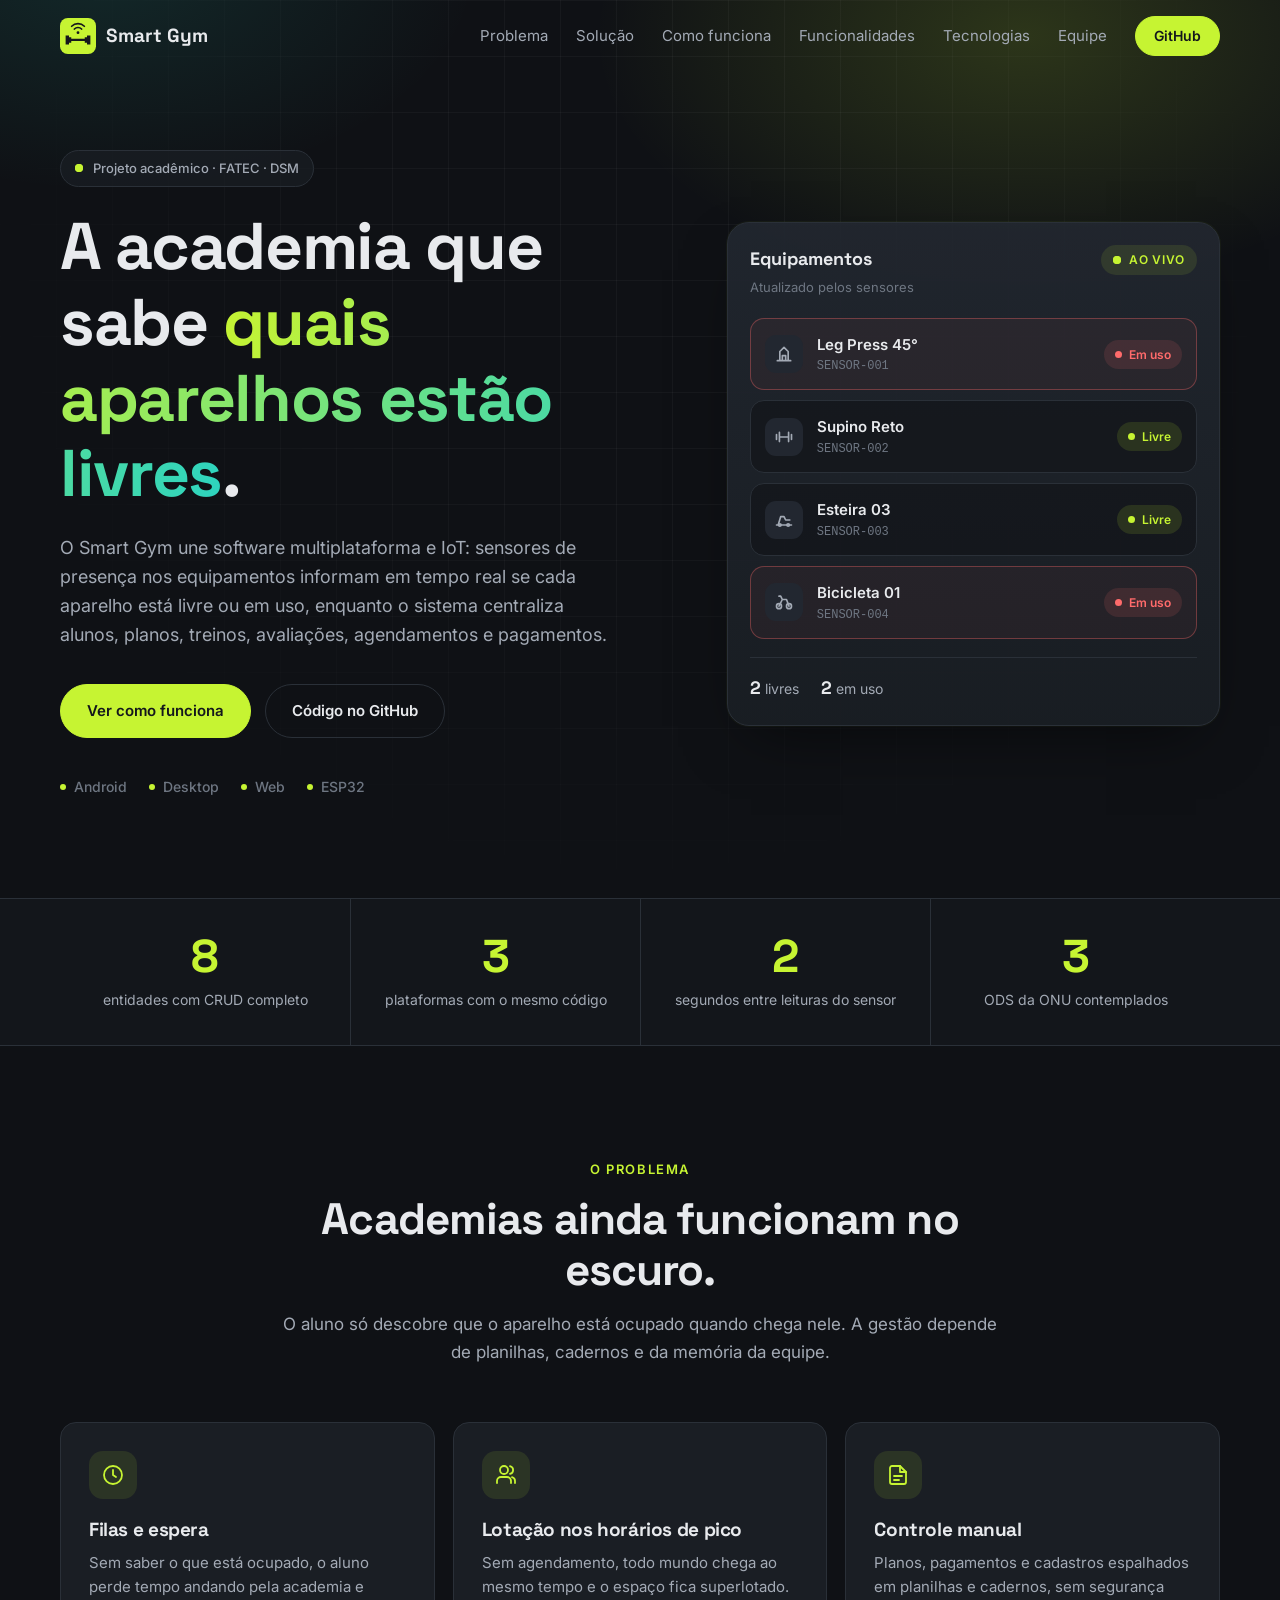
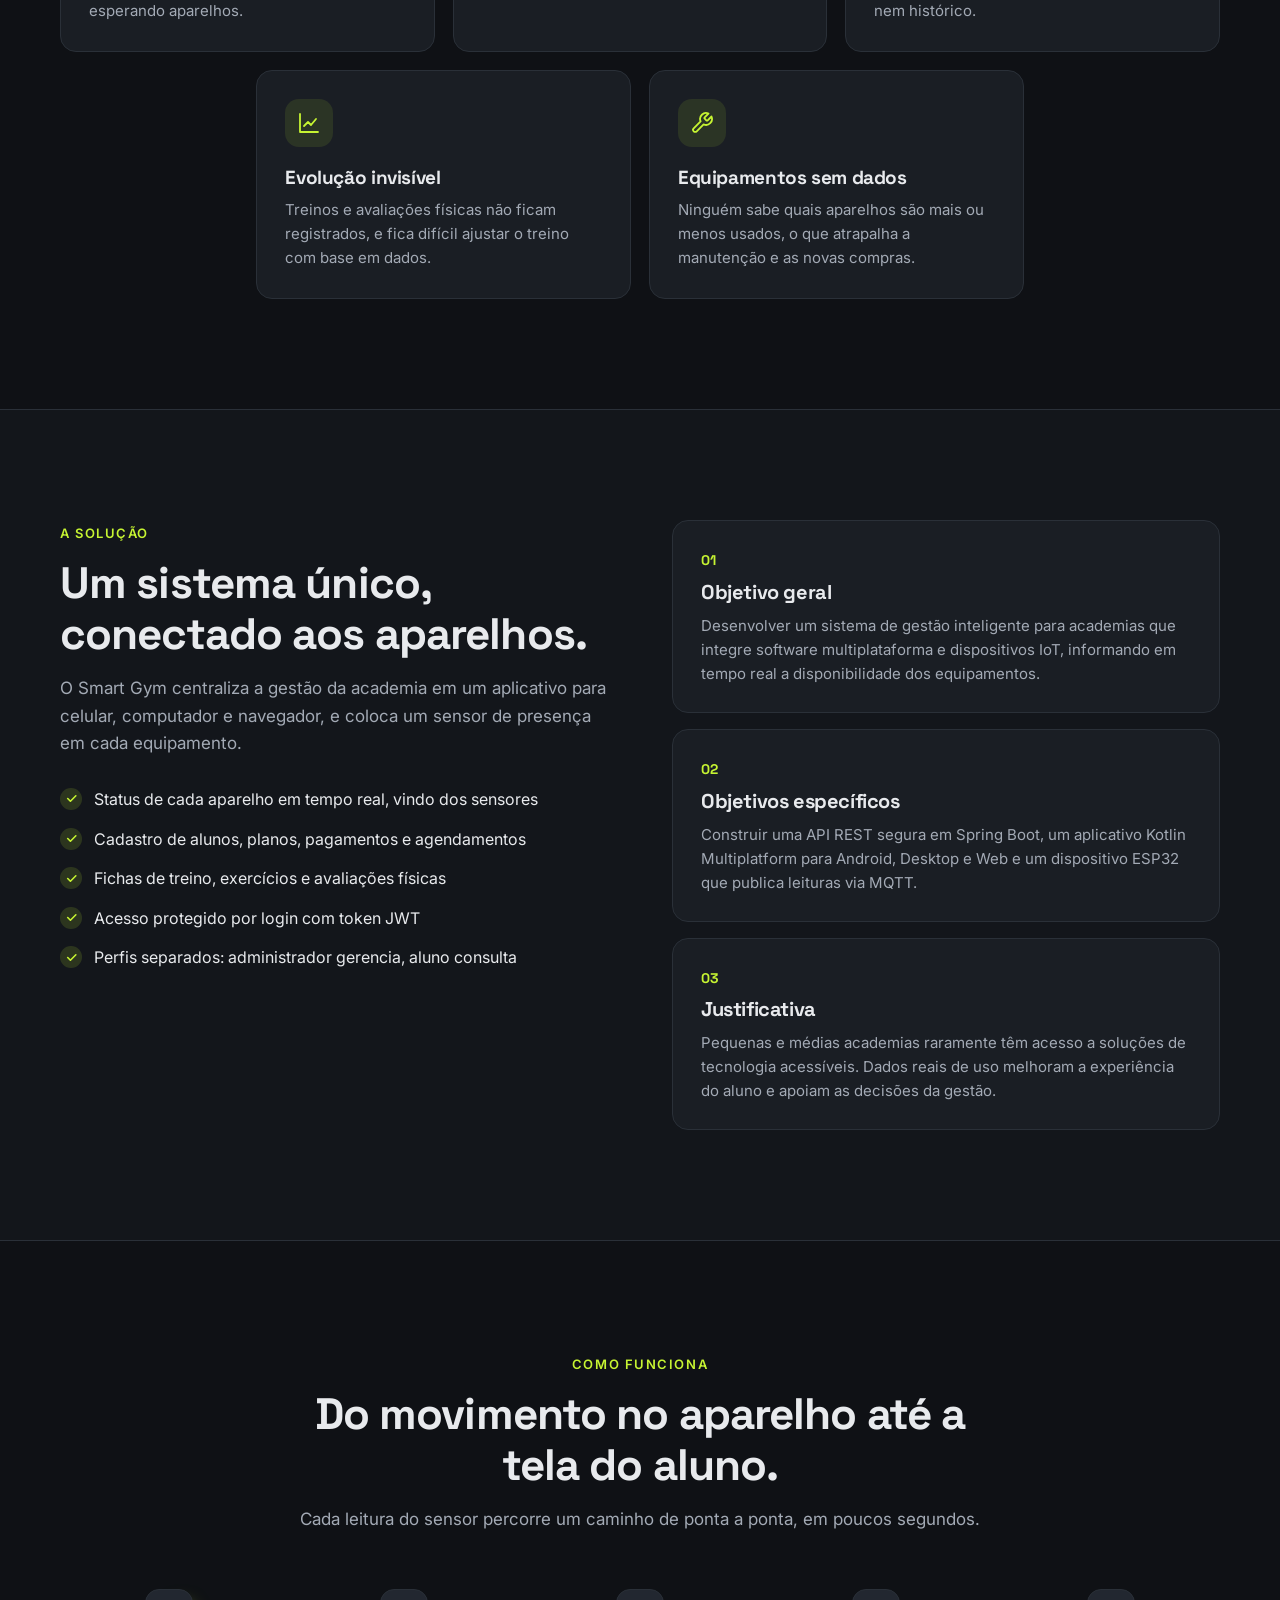
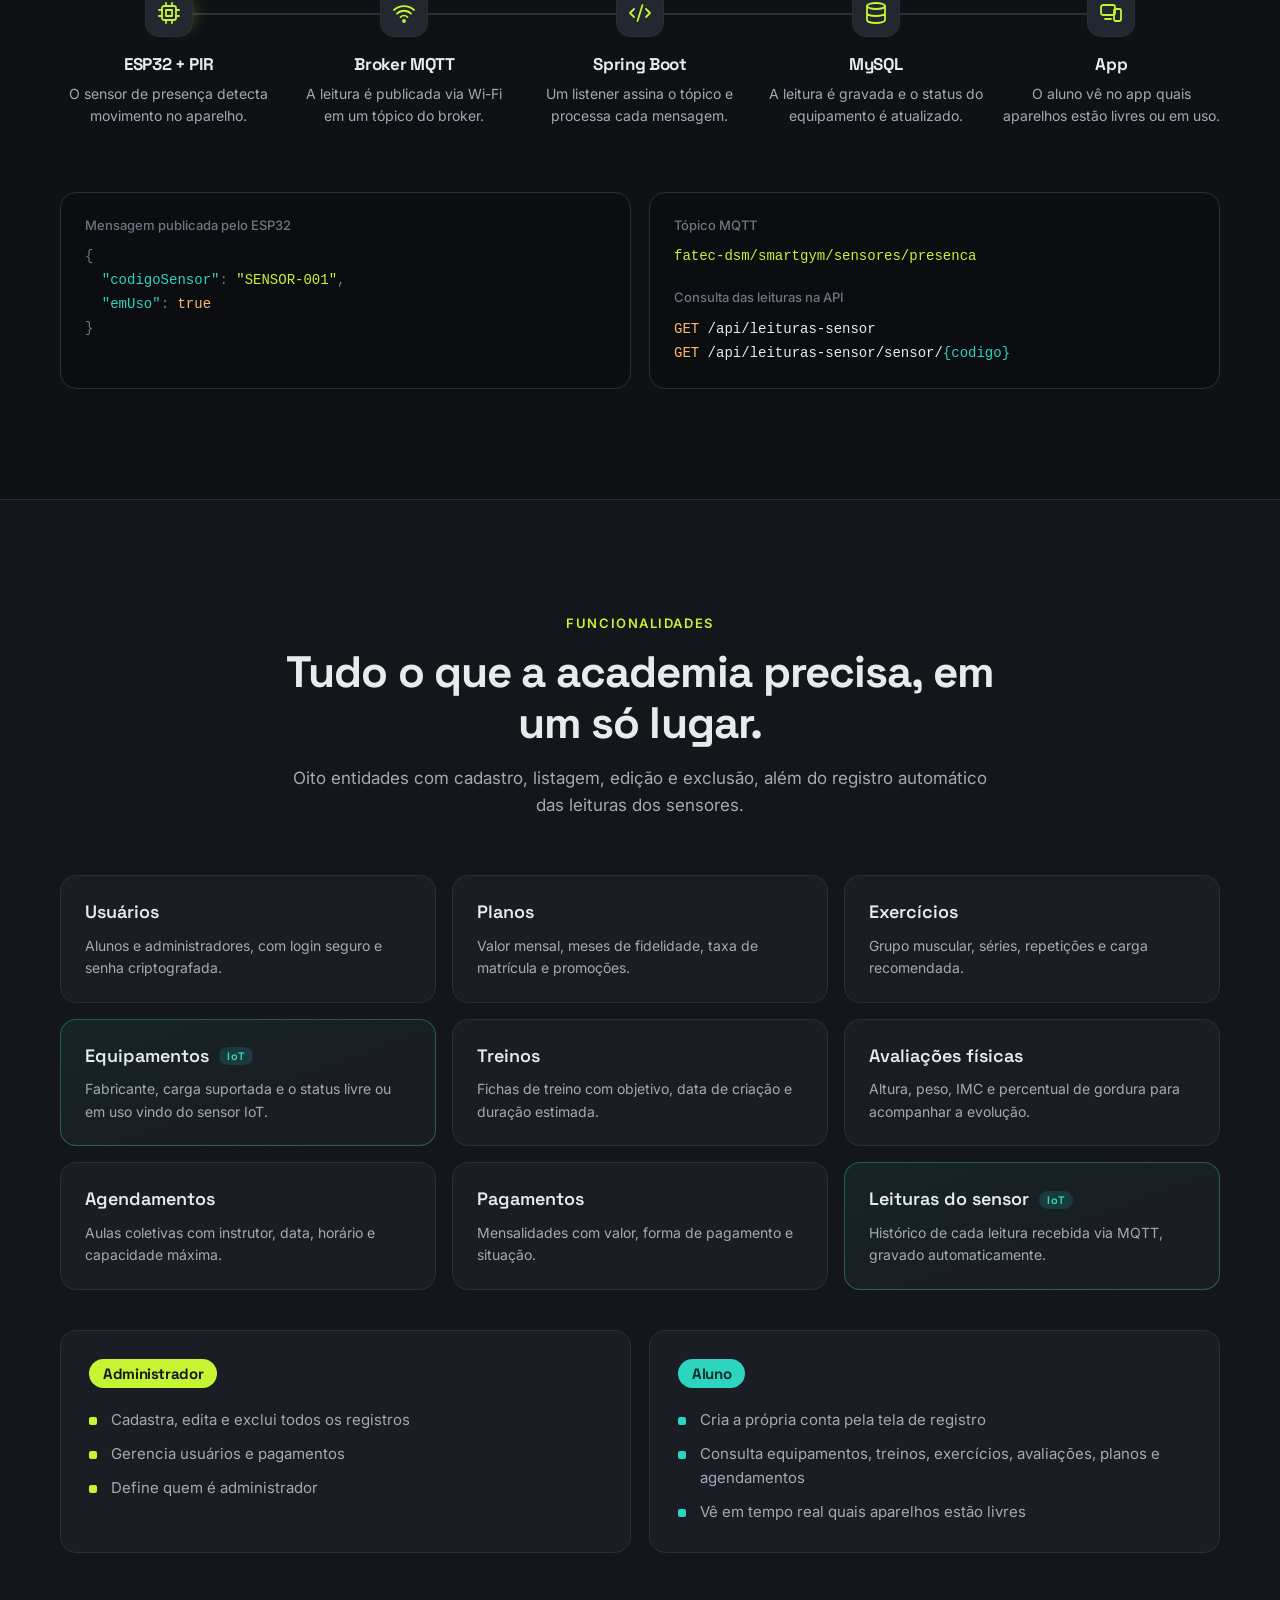
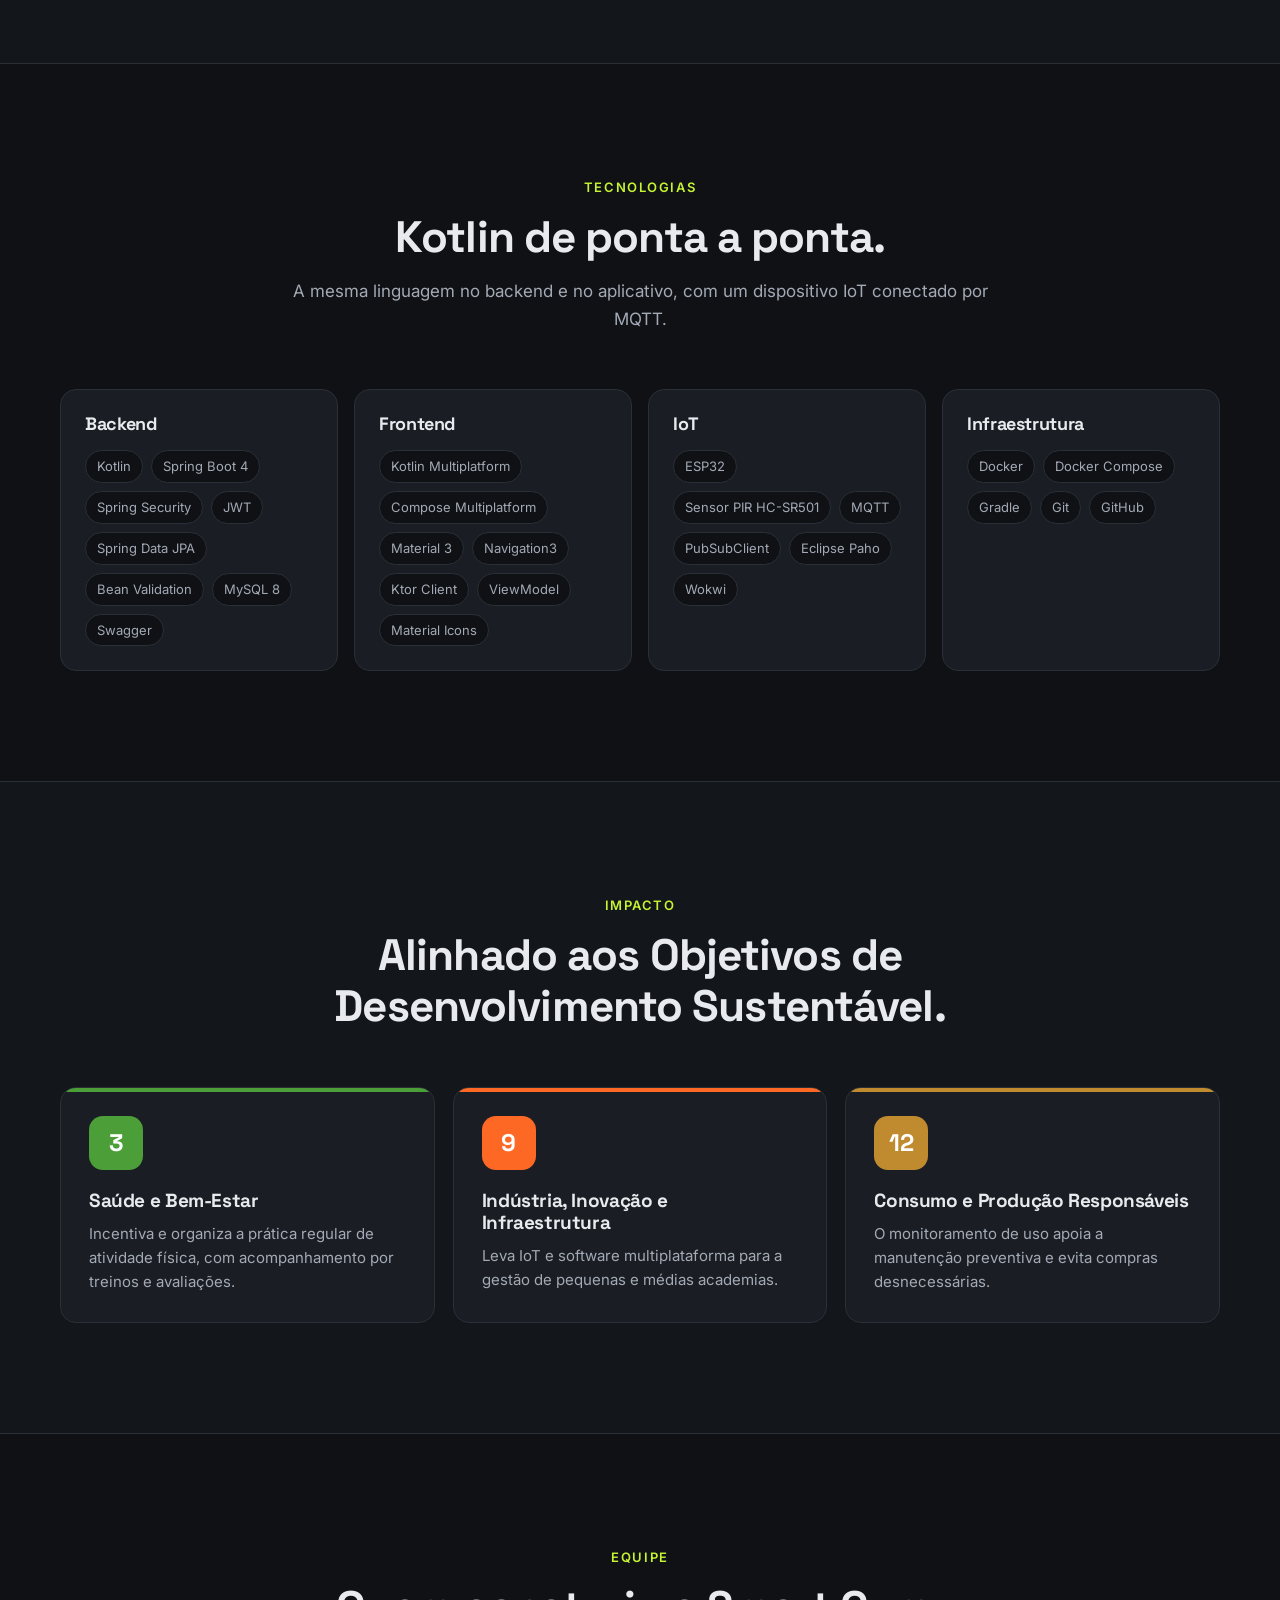
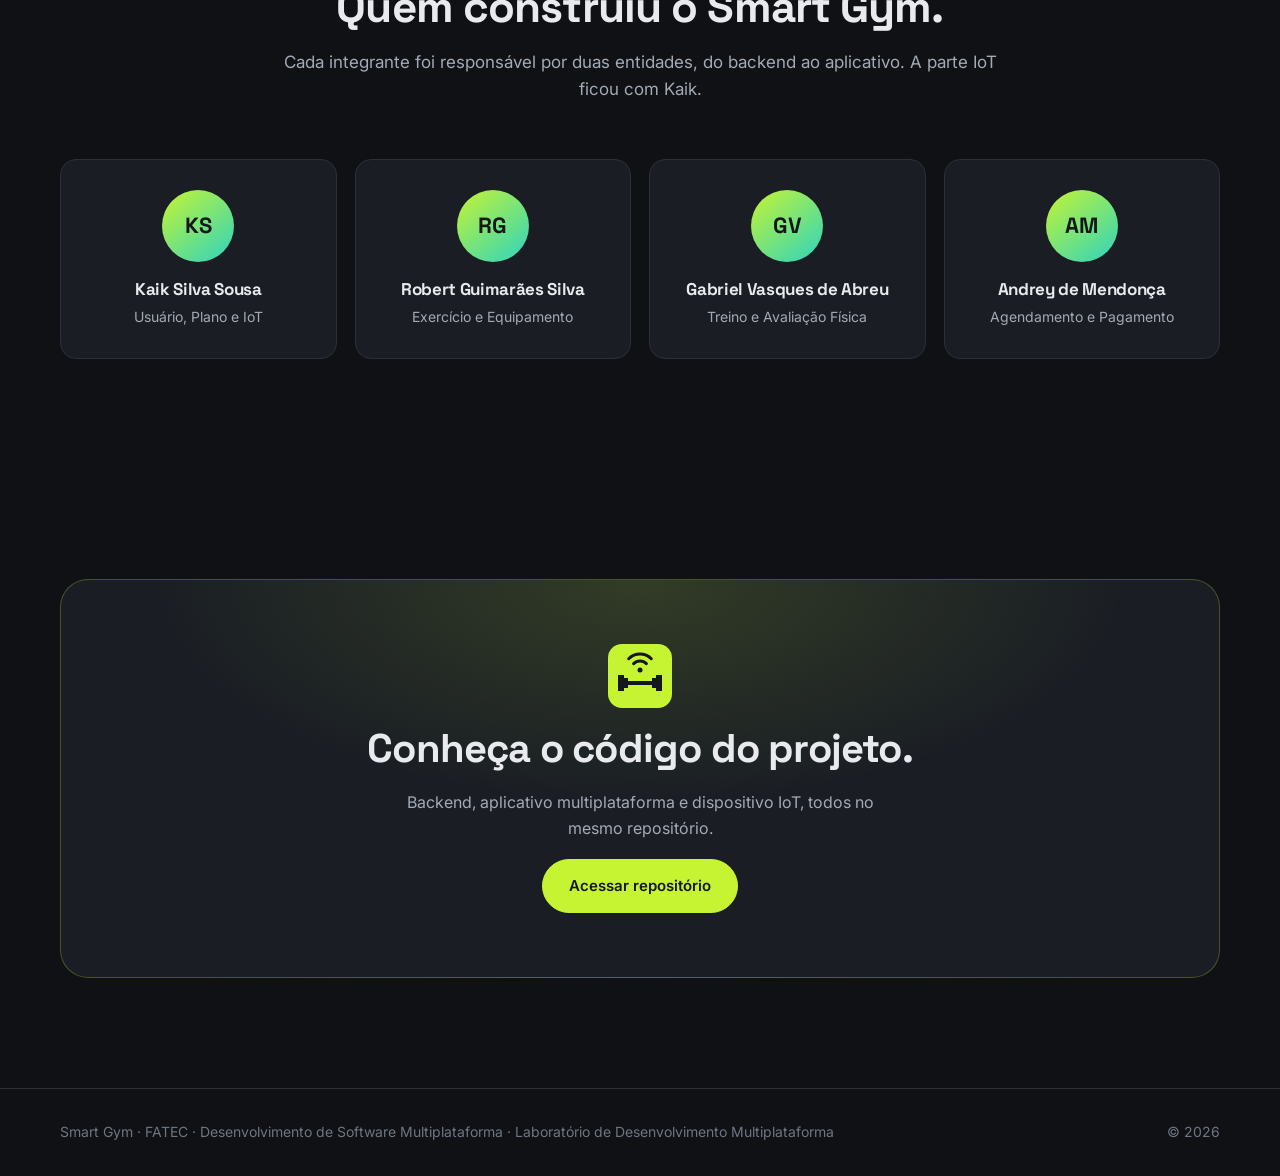
<file: landing/index.html>
<!doctype html>
<html lang="pt-BR">
<head>
  <meta charset="utf-8">
  <meta name="viewport" content="width=device-width, initial-scale=1">
  <title>Smart Gym</title>
  <meta name="description" content="Smart Gym: gestão inteligente para academias com sensores IoT que mostram, em tempo real, quais aparelhos estão livres ou em uso.">
  <meta name="theme-color" content="#0F1115">
  <link rel="icon" type="image/svg+xml" href="logo.svg">
  <link rel="preconnect" href="https://fonts.googleapis.com">
  <link rel="preconnect" href="https://fonts.gstatic.com" crossorigin>
  <link href="https://fonts.googleapis.com/css2?family=Inter:wght@400;500;600&family=Space+Grotesk:wght@500;600;700&display=swap" rel="stylesheet">
  <link rel="stylesheet" href="styles.css">
</head>
<body>
  <header class="topo" id="topo">
    <div class="container topo__conteudo">
      <a href="#inicio" class="marca" aria-label="Smart Gym, voltar ao início">
        <img src="logo.svg" alt="" width="36" height="36">
        <span>Smart Gym</span>
      </a>
      <button class="menu-botao" id="menuBotao" aria-label="Abrir menu" aria-expanded="false" aria-controls="menuLinks">
        <span></span><span></span><span></span>
      </button>
      <nav class="menu" id="menuLinks" aria-label="Seções da página">
        <a href="#problema">Problema</a>
        <a href="#solucao">Solução</a>
        <a href="#como-funciona">Como funciona</a>
        <a href="#funcionalidades">Funcionalidades</a>
        <a href="#tecnologias">Tecnologias</a>
        <a href="#equipe">Equipe</a>
        <a href="https://github.com/kaikdev/smart-gym" class="botao botao--pequeno" target="_blank" rel="noopener">GitHub</a>
      </nav>
    </div>
  </header>

  <main>
    <section class="hero" id="inicio">
      <div class="hero__brilho" aria-hidden="true"></div>
      <div class="container hero__grade">
        <div class="hero__texto">
          <span class="selo revelar"><span class="ponto-vivo"></span>Projeto acadêmico · FATEC · DSM</span>
          <h1 class="revelar">A academia que sabe <span class="destaque">quais aparelhos estão livres</span>.</h1>
          <p class="hero__descricao revelar">O Smart Gym une software multiplataforma e IoT: sensores de presença nos equipamentos informam em tempo real se cada aparelho está livre ou em uso, enquanto o sistema centraliza alunos, planos, treinos, avaliações, agendamentos e pagamentos.</p>
          <div class="hero__acoes revelar">
            <a href="#como-funciona" class="botao">Ver como funciona</a>
            <a href="https://github.com/kaikdev/smart-gym" class="botao botao--secundario" target="_blank" rel="noopener">Código no GitHub</a>
          </div>
          <ul class="hero__plataformas revelar" aria-label="Plataformas">
            <li>Android</li>
            <li>Desktop</li>
            <li>Web</li>
            <li>ESP32</li>
          </ul>
        </div>

        <div class="painel revelar" aria-label="Simulação do painel de equipamentos">
          <div class="painel__topo">
            <div>
              <strong>Equipamentos</strong>
              <small>Atualizado pelos sensores</small>
            </div>
            <span class="painel__ao-vivo"><span class="ponto-vivo"></span>ao vivo</span>
          </div>
          <ul class="painel__lista" id="painelLista"></ul>
          <div class="painel__rodape">
            <span><b id="painelLivres">0</b> livres</span>
            <span><b id="painelUso">0</b> em uso</span>
          </div>
        </div>
      </div>
    </section>

    <section class="numeros">
      <div class="container numeros__grade">
        <div class="numero revelar"><strong data-contador="8">0</strong><span>entidades com CRUD completo</span></div>
        <div class="numero revelar"><strong data-contador="3">0</strong><span>plataformas com o mesmo código</span></div>
        <div class="numero revelar"><strong data-contador="2">0</strong><span>segundos entre leituras do sensor</span></div>
        <div class="numero revelar"><strong data-contador="3">0</strong><span>ODS da ONU contemplados</span></div>
      </div>
    </section>

    <section class="secao" id="problema">
      <div class="container">
        <header class="secao__cabecalho revelar">
          <span class="rotulo">O problema</span>
          <h2>Academias ainda funcionam no escuro.</h2>
          <p>O aluno só descobre que o aparelho está ocupado quando chega nele. A gestão depende de planilhas, cadernos e da memória da equipe.</p>
        </header>
        <div class="cartoes cartoes--5">
          <article class="cartao revelar">
            <div class="cartao__icone" aria-hidden="true"><svg viewBox="0 0 24 24"><path d="M12 7v5l3 2"/><circle cx="12" cy="12" r="9"/></svg></div>
            <h3>Filas e espera</h3>
            <p>Sem saber o que está ocupado, o aluno perde tempo andando pela academia e esperando aparelhos.</p>
          </article>
          <article class="cartao revelar">
            <div class="cartao__icone" aria-hidden="true"><svg viewBox="0 0 24 24"><path d="M17 20v-2a4 4 0 0 0-4-4H7a4 4 0 0 0-4 4v2"/><circle cx="10" cy="7" r="4"/><path d="M21 20v-2a4 4 0 0 0-3-3.9M16 3.1a4 4 0 0 1 0 7.8"/></svg></div>
            <h3>Lotação nos horários de pico</h3>
            <p>Sem agendamento, todo mundo chega ao mesmo tempo e o espaço fica superlotado.</p>
          </article>
          <article class="cartao revelar">
            <div class="cartao__icone" aria-hidden="true"><svg viewBox="0 0 24 24"><path d="M14 3H6a2 2 0 0 0-2 2v14a2 2 0 0 0 2 2h12a2 2 0 0 0 2-2V9z"/><path d="M14 3v6h6M8 13h8M8 17h5"/></svg></div>
            <h3>Controle manual</h3>
            <p>Planos, pagamentos e cadastros espalhados em planilhas e cadernos, sem segurança nem histórico.</p>
          </article>
          <article class="cartao revelar">
            <div class="cartao__icone" aria-hidden="true"><svg viewBox="0 0 24 24"><path d="M3 3v18h18"/><path d="m7 15 4-4 3 3 5-6"/></svg></div>
            <h3>Evolução invisível</h3>
            <p>Treinos e avaliações físicas não ficam registrados, e fica difícil ajustar o treino com base em dados.</p>
          </article>
          <article class="cartao revelar">
            <div class="cartao__icone" aria-hidden="true"><svg viewBox="0 0 24 24"><path d="M14.7 6.3a1 1 0 0 0 0 1.4l1.6 1.6a1 1 0 0 0 1.4 0l3.8-3.8a6 6 0 0 1-7.9 7.9l-6.9 6.9a2.1 2.1 0 0 1-3-3l6.9-6.9a6 6 0 0 1 7.9-7.9z"/></svg></div>
            <h3>Equipamentos sem dados</h3>
            <p>Ninguém sabe quais aparelhos são mais ou menos usados, o que atrapalha a manutenção e as novas compras.</p>
          </article>
        </div>
      </div>
    </section>

    <section class="secao secao--alternada" id="solucao">
      <div class="container solucao">
        <header class="secao__cabecalho secao__cabecalho--esquerda revelar">
          <span class="rotulo">A solução</span>
          <h2>Um sistema único, conectado aos aparelhos.</h2>
          <p>O Smart Gym centraliza a gestão da academia em um aplicativo para celular, computador e navegador, e coloca um sensor de presença em cada equipamento.</p>
          <ul class="lista-check">
            <li>Status de cada aparelho em tempo real, vindo dos sensores</li>
            <li>Cadastro de alunos, planos, pagamentos e agendamentos</li>
            <li>Fichas de treino, exercícios e avaliações físicas</li>
            <li>Acesso protegido por login com token JWT</li>
            <li>Perfis separados: administrador gerencia, aluno consulta</li>
          </ul>
        </header>
        <div class="objetivos">
          <article class="objetivo revelar">
            <span class="objetivo__numero">01</span>
            <h3>Objetivo geral</h3>
            <p>Desenvolver um sistema de gestão inteligente para academias que integre software multiplataforma e dispositivos IoT, informando em tempo real a disponibilidade dos equipamentos.</p>
          </article>
          <article class="objetivo revelar">
            <span class="objetivo__numero">02</span>
            <h3>Objetivos específicos</h3>
            <p>Construir uma API REST segura em Spring Boot, um aplicativo Kotlin Multiplatform para Android, Desktop e Web e um dispositivo ESP32 que publica leituras via MQTT.</p>
          </article>
          <article class="objetivo revelar">
            <span class="objetivo__numero">03</span>
            <h3>Justificativa</h3>
            <p>Pequenas e médias academias raramente têm acesso a soluções de tecnologia acessíveis. Dados reais de uso melhoram a experiência do aluno e apoiam as decisões da gestão.</p>
          </article>
        </div>
      </div>
    </section>

    <section class="secao" id="como-funciona">
      <div class="container">
        <header class="secao__cabecalho revelar">
          <span class="rotulo">Como funciona</span>
          <h2>Do movimento no aparelho até a tela do aluno.</h2>
          <p>Cada leitura do sensor percorre um caminho de ponta a ponta, em poucos segundos.</p>
        </header>

        <ol class="fluxo revelar" aria-label="Fluxo dos dados do sensor">
          <li class="fluxo__etapa">
            <div class="fluxo__icone" aria-hidden="true"><svg viewBox="0 0 24 24"><rect x="5" y="5" width="14" height="14" rx="2"/><path d="M9 9h6v6H9zM9 2v3M15 2v3M9 19v3M15 19v3M2 9h3M2 15h3M19 9h3M19 15h3"/></svg></div>
            <h3>ESP32 + PIR</h3>
            <p>O sensor de presença detecta movimento no aparelho.</p>
          </li>
          <li class="fluxo__etapa">
            <div class="fluxo__icone" aria-hidden="true"><svg viewBox="0 0 24 24"><path d="M5 12.6a10 10 0 0 1 14 0M8.5 16.1a5 5 0 0 1 7 0M2 9a15 15 0 0 1 20 0"/><circle cx="12" cy="20" r="1"/></svg></div>
            <h3>Broker MQTT</h3>
            <p>A leitura é publicada via Wi-Fi em um tópico do broker.</p>
          </li>
          <li class="fluxo__etapa">
            <div class="fluxo__icone" aria-hidden="true"><svg viewBox="0 0 24 24"><path d="m18 16 4-4-4-4M6 8l-4 4 4 4M14.5 4l-5 16"/></svg></div>
            <h3>Spring Boot</h3>
            <p>Um listener assina o tópico e processa cada mensagem.</p>
          </li>
          <li class="fluxo__etapa">
            <div class="fluxo__icone" aria-hidden="true"><svg viewBox="0 0 24 24"><ellipse cx="12" cy="5" rx="9" ry="3"/><path d="M3 5v14c0 1.7 4 3 9 3s9-1.3 9-3V5M3 12c0 1.7 4 3 9 3s9-1.3 9-3"/></svg></div>
            <h3>MySQL</h3>
            <p>A leitura é gravada e o status do equipamento é atualizado.</p>
          </li>
          <li class="fluxo__etapa">
            <div class="fluxo__icone" aria-hidden="true"><svg viewBox="0 0 24 24"><rect x="2" y="4" width="14" height="10" rx="2"/><rect x="15" y="8" width="7" height="12" rx="1.5"/><path d="M6 18h6"/></svg></div>
            <h3>App</h3>
            <p>O aluno vê no app quais aparelhos estão livres ou em uso.</p>
          </li>
        </ol>

        <div class="codigo-grade">
          <figure class="codigo revelar">
            <figcaption>Mensagem publicada pelo ESP32</figcaption>
            <pre><code><span class="c-pontuacao">{</span>
  <span class="c-chave">"codigoSensor"</span><span class="c-pontuacao">:</span> <span class="c-texto">"SENSOR-001"</span><span class="c-pontuacao">,</span>
  <span class="c-chave">"emUso"</span><span class="c-pontuacao">:</span> <span class="c-valor" id="codigoEmUso">true</span>
<span class="c-pontuacao">}</span></code></pre>
          </figure>
          <figure class="codigo revelar">
            <figcaption>Tópico MQTT</figcaption>
            <pre><code><span class="c-texto">fatec-dsm/smartgym/sensores/presenca</span></code></pre>
            <figcaption>Consulta das leituras na API</figcaption>
            <pre><code><span class="c-valor">GET</span> /api/leituras-sensor
<span class="c-valor">GET</span> /api/leituras-sensor/sensor/<span class="c-chave">{codigo}</span></code></pre>
          </figure>
        </div>
      </div>
    </section>

    <section class="secao secao--alternada" id="funcionalidades">
      <div class="container">
        <header class="secao__cabecalho revelar">
          <span class="rotulo">Funcionalidades</span>
          <h2>Tudo o que a academia precisa, em um só lugar.</h2>
          <p>Oito entidades com cadastro, listagem, edição e exclusão, além do registro automático das leituras dos sensores.</p>
        </header>
        <div class="entidades">
          <article class="entidade revelar"><span class="entidade__tag">Usuários</span><p>Alunos e administradores, com login seguro e senha criptografada.</p></article>
          <article class="entidade revelar"><span class="entidade__tag">Planos</span><p>Valor mensal, meses de fidelidade, taxa de matrícula e promoções.</p></article>
          <article class="entidade revelar"><span class="entidade__tag">Exercícios</span><p>Grupo muscular, séries, repetições e carga recomendada.</p></article>
          <article class="entidade revelar entidade--iot"><span class="entidade__tag">Equipamentos</span><p>Fabricante, carga suportada e o status livre ou em uso vindo do sensor IoT.</p></article>
          <article class="entidade revelar"><span class="entidade__tag">Treinos</span><p>Fichas de treino com objetivo, data de criação e duração estimada.</p></article>
          <article class="entidade revelar"><span class="entidade__tag">Avaliações físicas</span><p>Altura, peso, IMC e percentual de gordura para acompanhar a evolução.</p></article>
          <article class="entidade revelar"><span class="entidade__tag">Agendamentos</span><p>Aulas coletivas com instrutor, data, horário e capacidade máxima.</p></article>
          <article class="entidade revelar"><span class="entidade__tag">Pagamentos</span><p>Mensalidades com valor, forma de pagamento e situação.</p></article>
          <article class="entidade revelar entidade--iot"><span class="entidade__tag">Leituras do sensor</span><p>Histórico de cada leitura recebida via MQTT, gravado automaticamente.</p></article>
        </div>

        <div class="perfis">
          <article class="perfil revelar">
            <h3><span class="perfil__selo">Administrador</span></h3>
            <ul>
              <li>Cadastra, edita e exclui todos os registros</li>
              <li>Gerencia usuários e pagamentos</li>
              <li>Define quem é administrador</li>
            </ul>
          </article>
          <article class="perfil perfil--aluno revelar">
            <h3><span class="perfil__selo">Aluno</span></h3>
            <ul>
              <li>Cria a própria conta pela tela de registro</li>
              <li>Consulta equipamentos, treinos, exercícios, avaliações, planos e agendamentos</li>
              <li>Vê em tempo real quais aparelhos estão livres</li>
            </ul>
          </article>
        </div>
      </div>
    </section>

    <section class="secao" id="tecnologias">
      <div class="container">
        <header class="secao__cabecalho revelar">
          <span class="rotulo">Tecnologias</span>
          <h2>Kotlin de ponta a ponta.</h2>
          <p>A mesma linguagem no backend e no aplicativo, com um dispositivo IoT conectado por MQTT.</p>
        </header>
        <div class="tecnologias">
          <article class="tecnologia revelar">
            <h3>Backend</h3>
            <ul class="chips">
              <li>Kotlin</li><li>Spring Boot 4</li><li>Spring Security</li><li>JWT</li><li>Spring Data JPA</li><li>Bean Validation</li><li>MySQL 8</li><li>Swagger</li>
            </ul>
          </article>
          <article class="tecnologia revelar">
            <h3>Frontend</h3>
            <ul class="chips">
              <li>Kotlin Multiplatform</li><li>Compose Multiplatform</li><li>Material 3</li><li>Navigation3</li><li>Ktor Client</li><li>ViewModel</li><li>Material Icons</li>
            </ul>
          </article>
          <article class="tecnologia revelar">
            <h3>IoT</h3>
            <ul class="chips">
              <li>ESP32</li><li>Sensor PIR HC-SR501</li><li>MQTT</li><li>PubSubClient</li><li>Eclipse Paho</li><li>Wokwi</li>
            </ul>
          </article>
          <article class="tecnologia revelar">
            <h3>Infraestrutura</h3>
            <ul class="chips">
              <li>Docker</li><li>Docker Compose</li><li>Gradle</li><li>Git</li><li>GitHub</li>
            </ul>
          </article>
        </div>
      </div>
    </section>

    <section class="secao secao--alternada" id="ods">
      <div class="container">
        <header class="secao__cabecalho revelar">
          <span class="rotulo">Impacto</span>
          <h2>Alinhado aos Objetivos de Desenvolvimento Sustentável.</h2>
        </header>
        <div class="ods">
          <article class="ods__cartao revelar" style="--cor-ods: #4C9F38">
            <span class="ods__numero">3</span>
            <h3>Saúde e Bem-Estar</h3>
            <p>Incentiva e organiza a prática regular de atividade física, com acompanhamento por treinos e avaliações.</p>
          </article>
          <article class="ods__cartao revelar" style="--cor-ods: #FD6925">
            <span class="ods__numero">9</span>
            <h3>Indústria, Inovação e Infraestrutura</h3>
            <p>Leva IoT e software multiplataforma para a gestão de pequenas e médias academias.</p>
          </article>
          <article class="ods__cartao revelar" style="--cor-ods: #BF8B2E">
            <span class="ods__numero">12</span>
            <h3>Consumo e Produção Responsáveis</h3>
            <p>O monitoramento de uso apoia a manutenção preventiva e evita compras desnecessárias.</p>
          </article>
        </div>
      </div>
    </section>

    <section class="secao" id="equipe">
      <div class="container">
        <header class="secao__cabecalho revelar">
          <span class="rotulo">Equipe</span>
          <h2>Quem construiu o Smart Gym.</h2>
          <p>Cada integrante foi responsável por duas entidades, do backend ao aplicativo. A parte IoT ficou com Kaik.</p>
        </header>
        <div class="equipe">
          <article class="membro revelar">
            <span class="membro__avatar" aria-hidden="true">KS</span>
            <h3>Kaik Silva Sousa</h3>
            <p>Usuário, Plano e IoT</p>
          </article>
          <article class="membro revelar">
            <span class="membro__avatar" aria-hidden="true">RG</span>
            <h3>Robert Guimarães Silva</h3>
            <p>Exercício e Equipamento</p>
          </article>
          <article class="membro revelar">
            <span class="membro__avatar" aria-hidden="true">GV</span>
            <h3>Gabriel Vasques de Abreu</h3>
            <p>Treino e Avaliação Física</p>
          </article>
          <article class="membro revelar">
            <span class="membro__avatar" aria-hidden="true">AM</span>
            <h3>Andrey de Mendonça</h3>
            <p>Agendamento e Pagamento</p>
          </article>
        </div>
      </div>
    </section>

    <section class="chamada">
      <div class="container chamada__conteudo revelar">
        <img src="logo.svg" alt="" width="64" height="64">
        <h2>Conheça o código do projeto.</h2>
        <p>Backend, aplicativo multiplataforma e dispositivo IoT, todos no mesmo repositório.</p>
        <a href="https://github.com/kaikdev/smart-gym" class="botao" target="_blank" rel="noopener">Acessar repositório</a>
      </div>
    </section>
  </main>

  <footer class="rodape">
    <div class="container rodape__conteudo">
      <span>Smart Gym · FATEC · Desenvolvimento de Software Multiplataforma · Laboratório de Desenvolvimento Multiplataforma</span>
      <span>© <span id="ano">2026</span></span>
    </div>
  </footer>

  <script src="script.js"></script>
</body>
</html>
</file>
<file: landing/styles.css>
:root {
  --fundo: #0F1115;
  --fundo-alt: #13161B;
  --superficie: #1A1E24;
  --superficie-alta: #222730;
  --borda: #2A3038;
  --texto: #E8EAED;
  --texto-suave: #A3AAB5;
  --texto-fraco: #6E7682;
  --primaria: #C6F432;
  --primaria-escura: #9FCB1C;
  --sobre-primaria: #14171C;
  --secundaria: #2DD4BF;
  --perigo: #FF6B6B;
  --raio: 16px;
  --raio-pequeno: 10px;
  --sombra: 0 24px 60px -24px rgba(0, 0, 0, 0.6);
  --fonte-titulo: "Space Grotesk", system-ui, sans-serif;
  --fonte-texto: "Inter", system-ui, sans-serif;
  color-scheme: dark;
}

*,
*::before,
*::after {
  box-sizing: border-box;
}

html {
  scroll-behavior: smooth;
  scroll-padding-top: 80px;
}

body {
  margin: 0;
  background: var(--fundo);
  color: var(--texto);
  font-family: var(--fonte-texto);
  font-size: 16px;
  line-height: 1.6;
  -webkit-font-smoothing: antialiased;
  overflow-x: hidden;
}

img,
svg {
  display: block;
  max-width: 100%;
}

a {
  color: inherit;
  text-decoration: none;
}

h1,
h2,
h3 {
  font-family: var(--fonte-titulo);
  line-height: 1.15;
  margin: 0;
  letter-spacing: -0.02em;
}

p {
  margin: 0;
}

ul,
ol {
  margin: 0;
  padding: 0;
  list-style: none;
}

:focus-visible {
  outline: 2px solid var(--primaria);
  outline-offset: 3px;
  border-radius: 6px;
}

.container {
  width: min(1160px, 100% - 32px);
  margin-inline: auto;
}

.botao {
  display: inline-flex;
  align-items: center;
  justify-content: center;
  gap: 8px;
  padding: 14px 26px;
  border-radius: 999px;
  background: var(--primaria);
  color: var(--sobre-primaria);
  font-weight: 600;
  font-size: 15px;
  border: 1px solid var(--primaria);
  transition: transform 0.2s ease, box-shadow 0.2s ease, background 0.2s ease;
}

.botao:hover {
  transform: translateY(-2px);
  box-shadow: 0 12px 30px -10px rgba(198, 244, 50, 0.55);
}

.botao--secundario {
  background: transparent;
  color: var(--texto);
  border-color: var(--borda);
}

.botao--secundario:hover {
  border-color: var(--primaria);
  box-shadow: none;
}

.botao--pequeno {
  padding: 8px 18px;
  font-size: 14px;
}

.topo {
  position: fixed;
  inset: 0 0 auto;
  z-index: 50;
  transition: background 0.3s ease, border-color 0.3s ease, backdrop-filter 0.3s ease;
  border-bottom: 1px solid transparent;
}

.topo--rolado {
  background: rgba(15, 17, 21, 0.82);
  backdrop-filter: blur(14px);
  -webkit-backdrop-filter: blur(14px);
  border-bottom-color: var(--borda);
}

.topo__conteudo {
  display: flex;
  align-items: center;
  justify-content: space-between;
  height: 72px;
}

.marca {
  display: flex;
  align-items: center;
  gap: 10px;
  font-family: var(--fonte-titulo);
  font-weight: 700;
  font-size: 19px;
}

.menu {
  display: flex;
  align-items: center;
  gap: 28px;
  font-size: 15px;
}

.menu a:not(.botao) {
  color: var(--texto-suave);
  transition: color 0.2s ease;
}

.menu a:not(.botao):hover {
  color: var(--texto);
}

.menu-botao {
  display: none;
  flex-direction: column;
  justify-content: center;
  gap: 5px;
  width: 44px;
  height: 44px;
  padding: 10px;
  border: 1px solid var(--borda);
  border-radius: 12px;
  background: var(--superficie);
  cursor: pointer;
}

.menu-botao span {
  display: block;
  height: 2px;
  background: var(--texto);
  border-radius: 2px;
  transition: transform 0.25s ease, opacity 0.25s ease;
}

.menu-botao[aria-expanded="true"] span:nth-child(1) {
  transform: translateY(7px) rotate(45deg);
}

.menu-botao[aria-expanded="true"] span:nth-child(2) {
  opacity: 0;
}

.menu-botao[aria-expanded="true"] span:nth-child(3) {
  transform: translateY(-7px) rotate(-45deg);
}

.hero {
  position: relative;
  padding: 150px 0 100px;
  overflow: hidden;
}

.hero__brilho {
  position: absolute;
  inset: -20% -10% auto;
  height: 720px;
  background:
    radial-gradient(40% 50% at 75% 30%, rgba(198, 244, 50, 0.16), transparent 70%),
    radial-gradient(35% 45% at 15% 20%, rgba(45, 212, 191, 0.12), transparent 70%);
  pointer-events: none;
}

.hero::after {
  content: "";
  position: absolute;
  inset: 0;
  background-image:
    linear-gradient(rgba(255, 255, 255, 0.035) 1px, transparent 1px),
    linear-gradient(90deg, rgba(255, 255, 255, 0.035) 1px, transparent 1px);
  background-size: 56px 56px;
  mask-image: radial-gradient(ellipse at 50% 30%, #000 30%, transparent 75%);
  -webkit-mask-image: radial-gradient(ellipse at 50% 30%, #000 30%, transparent 75%);
  pointer-events: none;
}

.hero__grade {
  position: relative;
  z-index: 1;
  display: grid;
  grid-template-columns: 1.1fr 0.9fr;
  gap: 64px;
  align-items: center;
}

.selo {
  display: inline-flex;
  align-items: center;
  gap: 10px;
  padding: 7px 14px;
  border: 1px solid var(--borda);
  border-radius: 999px;
  background: rgba(26, 30, 36, 0.7);
  color: var(--texto-suave);
  font-size: 13px;
  font-weight: 500;
}

.ponto-vivo {
  position: relative;
  width: 8px;
  height: 8px;
  border-radius: 50%;
  background: var(--primaria);
  flex-shrink: 0;
}

.ponto-vivo::after {
  content: "";
  position: absolute;
  inset: 0;
  border-radius: 50%;
  background: var(--primaria);
  animation: pulsar 1.8s ease-out infinite;
}

@keyframes pulsar {
  0% { transform: scale(1); opacity: 0.8; }
  100% { transform: scale(3); opacity: 0; }
}

.hero h1 {
  margin-top: 22px;
  font-size: clamp(38px, 5.6vw, 66px);
  font-weight: 700;
}

.destaque {
  background: linear-gradient(100deg, var(--primaria), var(--secundaria));
  -webkit-background-clip: text;
  background-clip: text;
  color: transparent;
}

.hero__descricao {
  margin-top: 22px;
  max-width: 560px;
  color: var(--texto-suave);
  font-size: 18px;
}

.hero__acoes {
  display: flex;
  flex-wrap: wrap;
  gap: 14px;
  margin-top: 34px;
}

.hero__plataformas {
  display: flex;
  flex-wrap: wrap;
  gap: 10px 22px;
  margin-top: 38px;
  color: var(--texto-fraco);
  font-size: 14px;
  font-weight: 500;
}

.hero__plataformas li {
  display: flex;
  align-items: center;
  gap: 8px;
}

.hero__plataformas li::before {
  content: "";
  width: 6px;
  height: 6px;
  border-radius: 50%;
  background: var(--primaria);
}

.painel {
  position: relative;
  padding: 22px;
  border: 1px solid var(--borda);
  border-radius: 22px;
  background: linear-gradient(180deg, rgba(34, 39, 48, 0.9), rgba(26, 30, 36, 0.9));
  box-shadow: var(--sombra), 0 0 0 1px rgba(198, 244, 50, 0.04);
  animation: flutuar 7s ease-in-out infinite;
}

@keyframes flutuar {
  0%, 100% { transform: translateY(0); }
  50% { transform: translateY(-10px); }
}

.painel__topo {
  display: flex;
  justify-content: space-between;
  align-items: flex-start;
  margin-bottom: 18px;
}

.painel__topo strong {
  display: block;
  font-family: var(--fonte-titulo);
  font-size: 18px;
}

.painel__topo small {
  color: var(--texto-fraco);
  font-size: 13px;
}

.painel__ao-vivo {
  display: inline-flex;
  align-items: center;
  gap: 8px;
  padding: 5px 12px;
  border-radius: 999px;
  background: rgba(198, 244, 50, 0.1);
  color: var(--primaria);
  font-size: 12px;
  font-weight: 600;
  text-transform: uppercase;
  letter-spacing: 0.06em;
}

.painel__lista {
  display: grid;
  gap: 10px;
}

.equipamento {
  display: grid;
  grid-template-columns: auto 1fr auto;
  align-items: center;
  gap: 14px;
  padding: 13px 14px;
  border: 1px solid var(--borda);
  border-radius: 14px;
  background: rgba(15, 17, 21, 0.55);
  transition: border-color 0.4s ease, background 0.4s ease;
}

.equipamento__icone {
  display: grid;
  place-items: center;
  width: 38px;
  height: 38px;
  border-radius: 11px;
  background: var(--superficie-alta);
  color: var(--texto-suave);
}

.equipamento__icone svg {
  width: 20px;
  height: 20px;
  fill: none;
  stroke: currentColor;
  stroke-width: 2;
  stroke-linecap: round;
  stroke-linejoin: round;
}

.equipamento__nome {
  font-weight: 600;
  font-size: 15px;
}

.equipamento__sensor {
  display: block;
  color: var(--texto-fraco);
  font-size: 12px;
  font-family: ui-monospace, "SFMono-Regular", Consolas, monospace;
}

.status {
  display: inline-flex;
  align-items: center;
  gap: 7px;
  padding: 5px 11px;
  border-radius: 999px;
  font-size: 12px;
  font-weight: 600;
  transition: background 0.4s ease, color 0.4s ease;
}

.status::before {
  content: "";
  width: 7px;
  height: 7px;
  border-radius: 50%;
  background: currentColor;
}

.status--livre {
  background: rgba(198, 244, 50, 0.12);
  color: var(--primaria);
}

.status--uso {
  background: rgba(255, 107, 107, 0.12);
  color: var(--perigo);
}

.equipamento--uso {
  border-color: rgba(255, 107, 107, 0.35);
  background: rgba(255, 107, 107, 0.05);
}

.equipamento--mudou {
  animation: destacar 0.9s ease;
}

@keyframes destacar {
  0% { transform: scale(1); }
  35% { transform: scale(1.025); }
  100% { transform: scale(1); }
}

.painel__rodape {
  display: flex;
  gap: 22px;
  margin-top: 18px;
  padding-top: 16px;
  border-top: 1px solid var(--borda);
  color: var(--texto-suave);
  font-size: 14px;
}

.painel__rodape b {
  color: var(--texto);
  font-family: var(--fonte-titulo);
  font-size: 18px;
}

.numeros {
  border-block: 1px solid var(--borda);
  background: var(--fundo-alt);
}

.numeros__grade {
  display: grid;
  grid-template-columns: repeat(4, 1fr);
}

.numero {
  padding: 34px 20px;
  text-align: center;
}

.numero + .numero {
  border-left: 1px solid var(--borda);
}

.numero strong {
  display: block;
  font-family: var(--fonte-titulo);
  font-size: 46px;
  font-weight: 700;
  color: var(--primaria);
  line-height: 1;
}

.numero span {
  display: block;
  margin-top: 10px;
  color: var(--texto-suave);
  font-size: 14px;
}

.secao {
  padding: 110px 0;
}

.secao--alternada {
  background: var(--fundo-alt);
  border-block: 1px solid var(--borda);
}

.secao__cabecalho {
  max-width: 720px;
  margin: 0 auto 56px;
  text-align: center;
}

.secao__cabecalho--esquerda {
  margin: 0;
  text-align: left;
}

.rotulo {
  display: inline-block;
  margin-bottom: 14px;
  color: var(--primaria);
  font-size: 13px;
  font-weight: 600;
  text-transform: uppercase;
  letter-spacing: 0.12em;
}

.secao__cabecalho h2 {
  font-size: clamp(30px, 4vw, 44px);
}

.secao__cabecalho p {
  margin-top: 16px;
  color: var(--texto-suave);
  font-size: 17px;
}

.cartoes {
  display: grid;
  grid-template-columns: repeat(3, 1fr);
  gap: 18px;
}

.cartoes--5 {
  grid-template-columns: repeat(6, 1fr);
}

.cartoes--5 .cartao {
  grid-column: span 2;
}

.cartoes--5 .cartao:nth-child(4) {
  grid-column: 2 / span 2;
}

.cartao,
.objetivo,
.entidade,
.perfil,
.tecnologia,
.ods__cartao,
.membro {
  border: 1px solid var(--borda);
  border-radius: var(--raio);
  background: var(--superficie);
  transition: transform 0.3s ease, border-color 0.3s ease;
}

.cartao {
  padding: 28px;
}

.cartao:hover,
.entidade:hover,
.membro:hover,
.tecnologia:hover {
  transform: translateY(-4px);
  border-color: rgba(198, 244, 50, 0.4);
}

.cartao__icone,
.fluxo__icone {
  display: grid;
  place-items: center;
  width: 48px;
  height: 48px;
  border-radius: 14px;
  background: rgba(198, 244, 50, 0.1);
  color: var(--primaria);
}

.cartao__icone svg,
.fluxo__icone svg {
  width: 24px;
  height: 24px;
  fill: none;
  stroke: currentColor;
  stroke-width: 1.8;
  stroke-linecap: round;
  stroke-linejoin: round;
}

.cartao h3 {
  margin-top: 20px;
  font-size: 19px;
}

.cartao p {
  margin-top: 10px;
  color: var(--texto-suave);
  font-size: 15px;
}

.solucao {
  display: grid;
  grid-template-columns: 1fr 1fr;
  gap: 64px;
  align-items: start;
}

.lista-check {
  display: grid;
  gap: 14px;
  margin-top: 30px;
}

.lista-check li {
  display: flex;
  gap: 12px;
  align-items: flex-start;
  color: var(--texto);
}

.lista-check li::before {
  content: "";
  flex-shrink: 0;
  width: 22px;
  height: 22px;
  margin-top: 1px;
  border-radius: 50%;
  background: rgba(198, 244, 50, 0.14) url("data:image/svg+xml,%3Csvg xmlns='http://www.w3.org/2000/svg' viewBox='0 0 24 24' fill='none' stroke='%23C6F432' stroke-width='3' stroke-linecap='round' stroke-linejoin='round'%3E%3Cpath d='m5 12 5 5L20 7'/%3E%3C/svg%3E") center / 13px no-repeat;
}

.objetivos {
  display: grid;
  gap: 16px;
}

.objetivo {
  padding: 26px 28px;
}

.objetivo__numero {
  font-family: var(--fonte-titulo);
  font-size: 14px;
  font-weight: 700;
  color: var(--primaria);
}

.objetivo h3 {
  margin-top: 8px;
  font-size: 20px;
}

.objetivo p {
  margin-top: 10px;
  color: var(--texto-suave);
  font-size: 15px;
}

.fluxo {
  position: relative;
  display: grid;
  grid-template-columns: repeat(5, 1fr);
  gap: 18px;
  counter-reset: etapa;
}

.fluxo::before {
  content: "";
  position: absolute;
  top: 24px;
  left: 10%;
  right: 10%;
  height: 2px;
  background: linear-gradient(90deg, var(--borda), var(--borda));
}

.fluxo::after {
  content: "";
  position: absolute;
  top: 19px;
  left: 10%;
  width: 12px;
  height: 12px;
  border-radius: 50%;
  background: var(--primaria);
  box-shadow: 0 0 18px 4px rgba(198, 244, 50, 0.55);
  animation: pacote 4.5s cubic-bezier(0.65, 0, 0.35, 1) infinite;
}

@keyframes pacote {
  0% { left: 10%; opacity: 0; }
  8% { opacity: 1; }
  92% { opacity: 1; }
  100% { left: calc(90% - 12px); opacity: 0; }
}

.fluxo__etapa {
  position: relative;
  z-index: 1;
  text-align: center;
}

.fluxo__icone {
  margin: 0 auto;
  background: var(--superficie-alta);
  border: 1px solid var(--borda);
}

.fluxo__etapa h3 {
  margin-top: 18px;
  font-size: 17px;
}

.fluxo__etapa p {
  margin-top: 8px;
  color: var(--texto-suave);
  font-size: 14px;
}

.codigo-grade {
  display: grid;
  grid-template-columns: 1fr 1fr;
  gap: 18px;
  margin-top: 64px;
}

.codigo {
  margin: 0;
  padding: 22px 24px;
  border: 1px solid var(--borda);
  border-radius: var(--raio);
  background: #0B0D10;
}

.codigo figcaption {
  color: var(--texto-fraco);
  font-size: 13px;
  font-weight: 500;
}

.codigo figcaption + pre {
  margin-top: 10px;
}

.codigo pre + figcaption {
  margin-top: 18px;
}

.codigo pre {
  margin: 0;
  overflow-x: auto;
  font-family: ui-monospace, "SFMono-Regular", Consolas, monospace;
  font-size: 14px;
  line-height: 1.7;
}

.c-chave { color: var(--secundaria); }
.c-texto { color: var(--primaria); }
.c-valor { color: #FFB86B; }
.c-pontuacao { color: var(--texto-fraco); }

.entidades {
  display: grid;
  grid-template-columns: repeat(3, 1fr);
  gap: 16px;
}

.entidade {
  padding: 22px 24px;
}

.entidade__tag {
  display: inline-block;
  font-family: var(--fonte-titulo);
  font-weight: 600;
  font-size: 18px;
}

.entidade p {
  margin-top: 8px;
  color: var(--texto-suave);
  font-size: 14px;
}

.entidade--iot {
  border-color: rgba(45, 212, 191, 0.35);
  background: linear-gradient(160deg, rgba(45, 212, 191, 0.08), var(--superficie) 60%);
}

.entidade--iot .entidade__tag::after {
  content: "IoT";
  margin-left: 10px;
  padding: 2px 8px;
  border-radius: 999px;
  background: rgba(45, 212, 191, 0.15);
  color: var(--secundaria);
  font-size: 11px;
  font-weight: 700;
  letter-spacing: 0.06em;
  vertical-align: middle;
}

.perfis {
  display: grid;
  grid-template-columns: 1fr 1fr;
  gap: 18px;
  margin-top: 40px;
}

.perfil {
  padding: 28px;
}

.perfil__selo {
  display: inline-block;
  padding: 6px 14px;
  border-radius: 999px;
  background: var(--primaria);
  color: var(--sobre-primaria);
  font-size: 15px;
}

.perfil--aluno .perfil__selo {
  background: var(--secundaria);
  color: #062A25;
}

.perfil ul {
  display: grid;
  gap: 10px;
  margin-top: 20px;
}

.perfil li {
  position: relative;
  padding-left: 22px;
  color: var(--texto-suave);
  font-size: 15px;
}

.perfil li::before {
  content: "";
  position: absolute;
  left: 0;
  top: 9px;
  width: 8px;
  height: 8px;
  border-radius: 2px;
  background: var(--primaria);
}

.perfil--aluno li::before {
  background: var(--secundaria);
}

.tecnologias {
  display: grid;
  grid-template-columns: repeat(4, 1fr);
  gap: 16px;
}

.tecnologia {
  padding: 24px;
}

.tecnologia h3 {
  font-size: 18px;
}

.chips {
  display: flex;
  flex-wrap: wrap;
  gap: 8px;
  margin-top: 16px;
}

.chips li {
  padding: 5px 11px;
  border: 1px solid var(--borda);
  border-radius: 999px;
  background: var(--fundo);
  color: var(--texto-suave);
  font-size: 13px;
}

.ods {
  display: grid;
  grid-template-columns: repeat(3, 1fr);
  gap: 18px;
}

.ods__cartao {
  position: relative;
  padding: 28px;
  overflow: hidden;
}

.ods__cartao::before {
  content: "";
  position: absolute;
  inset: 0 0 auto;
  height: 4px;
  background: var(--cor-ods);
}

.ods__numero {
  display: grid;
  place-items: center;
  width: 54px;
  height: 54px;
  border-radius: 14px;
  background: var(--cor-ods);
  color: #fff;
  font-family: var(--fonte-titulo);
  font-weight: 700;
  font-size: 24px;
}

.ods__cartao h3 {
  margin-top: 20px;
  font-size: 19px;
}

.ods__cartao p {
  margin-top: 10px;
  color: var(--texto-suave);
  font-size: 15px;
}

.equipe {
  display: grid;
  grid-template-columns: repeat(4, 1fr);
  gap: 18px;
}

.membro {
  padding: 30px 22px;
  text-align: center;
}

.membro__avatar {
  display: grid;
  place-items: center;
  width: 72px;
  height: 72px;
  margin: 0 auto;
  border-radius: 50%;
  background: linear-gradient(140deg, var(--primaria), var(--secundaria));
  color: var(--sobre-primaria);
  font-family: var(--fonte-titulo);
  font-weight: 700;
  font-size: 22px;
}

.membro h3 {
  margin-top: 18px;
  font-size: 17px;
}

.membro p {
  margin-top: 6px;
  color: var(--texto-suave);
  font-size: 14px;
}

.chamada {
  padding: 110px 0;
}

.chamada__conteudo {
  display: flex;
  flex-direction: column;
  align-items: center;
  gap: 18px;
  padding: 64px 32px;
  border: 1px solid rgba(198, 244, 50, 0.25);
  border-radius: 28px;
  background:
    radial-gradient(60% 80% at 50% 0%, rgba(198, 244, 50, 0.14), transparent 70%),
    var(--superficie);
  text-align: center;
}

.chamada h2 {
  font-size: clamp(28px, 4vw, 40px);
}

.chamada p {
  max-width: 520px;
  color: var(--texto-suave);
}

.rodape {
  padding: 32px 0;
  border-top: 1px solid var(--borda);
  color: var(--texto-fraco);
  font-size: 14px;
}

.rodape__conteudo {
  display: flex;
  justify-content: space-between;
  gap: 16px;
  flex-wrap: wrap;
}

.revelar {
  opacity: 0;
  transform: translateY(24px);
  transition: opacity 0.7s ease, transform 0.7s cubic-bezier(0.2, 0.7, 0.2, 1);
  transition-delay: var(--atraso, 0s);
}

.revelar--visivel {
  opacity: 1;
  transform: none;
}

@media (max-width: 1024px) {
  .hero__grade,
  .solucao {
    grid-template-columns: 1fr;
    gap: 48px;
  }

  .painel {
    max-width: 520px;
  }

  .tecnologias {
    grid-template-columns: repeat(2, 1fr);
  }

  .equipe {
    grid-template-columns: repeat(2, 1fr);
  }

  .fluxo {
    grid-template-columns: 1fr;
    gap: 28px;
    max-width: 460px;
    margin-inline: auto;
  }

  .fluxo::before {
    top: 24px;
    bottom: 24px;
    left: 23px;
    right: auto;
    width: 2px;
    height: auto;
  }

  .fluxo::after {
    left: 18px;
    animation-name: pacote-vertical;
  }

  @keyframes pacote-vertical {
    0% { top: 19px; opacity: 0; }
    8% { opacity: 1; }
    92% { opacity: 1; }
    100% { top: calc(100% - 31px); opacity: 0; }
  }

  .fluxo__etapa {
    display: grid;
    grid-template-columns: 48px 1fr;
    column-gap: 18px;
    text-align: left;
  }

  .fluxo__icone {
    grid-row: span 2;
    margin: 0;
  }

  .fluxo__etapa h3 {
    margin-top: 2px;
  }

  .fluxo__etapa p {
    margin-top: 4px;
  }
}

@media (max-width: 860px) {
  .menu-botao {
    display: flex;
  }

  .menu {
    position: absolute;
    top: 72px;
    left: 16px;
    right: 16px;
    flex-direction: column;
    align-items: stretch;
    gap: 4px;
    padding: 12px;
    border: 1px solid var(--borda);
    border-radius: var(--raio);
    background: rgba(19, 22, 27, 0.97);
    box-shadow: var(--sombra);
    opacity: 0;
    visibility: hidden;
    transform: translateY(-8px);
    transition: opacity 0.2s ease, transform 0.2s ease, visibility 0.2s;
  }

  .menu--aberto {
    opacity: 1;
    visibility: visible;
    transform: none;
  }

  .menu a:not(.botao) {
    padding: 12px 14px;
    border-radius: 10px;
  }

  .menu a:not(.botao):hover {
    background: var(--superficie);
  }

  .menu .botao {
    margin-top: 6px;
  }

  .cartoes,
  .cartoes--5,
  .entidades,
  .ods {
    grid-template-columns: 1fr 1fr;
  }

  .cartoes--5 .cartao,
  .cartoes--5 .cartao:nth-child(4) {
    grid-column: auto;
  }

  .cartoes--5 .cartao:nth-child(5) {
    grid-column: 1 / -1;
  }

  .numeros__grade {
    grid-template-columns: repeat(2, 1fr);
  }

  .numero:nth-child(3) {
    border-left: 0;
  }

  .numero:nth-child(n + 3) {
    border-top: 1px solid var(--borda);
  }

  .codigo-grade,
  .perfis {
    grid-template-columns: 1fr;
  }
}

@media (max-width: 600px) {
  .hero {
    padding: 120px 0 72px;
  }

  .hero__descricao {
    font-size: 16px;
  }

  .hero__acoes .botao {
    flex: 1 1 100%;
  }

  .secao,
  .chamada {
    padding: 80px 0;
  }

  .cartoes,
  .cartoes--5,
  .entidades,
  .ods,
  .tecnologias,
  .equipe {
    grid-template-columns: 1fr;
  }

  .numero {
    padding: 26px 12px;
  }

  .numero strong {
    font-size: 36px;
  }

  .painel {
    padding: 16px;
  }

  .equipamento {
    gap: 10px;
    padding: 11px;
  }

  .chamada__conteudo {
    padding: 48px 20px;
  }
}

@media (prefers-reduced-motion: reduce) {
  html {
    scroll-behavior: auto;
  }

  *,
  *::before,
  *::after {
    animation: none !important;
    transition: none !important;
  }

  .revelar {
    opacity: 1;
    transform: none;
  }
}
</file>
